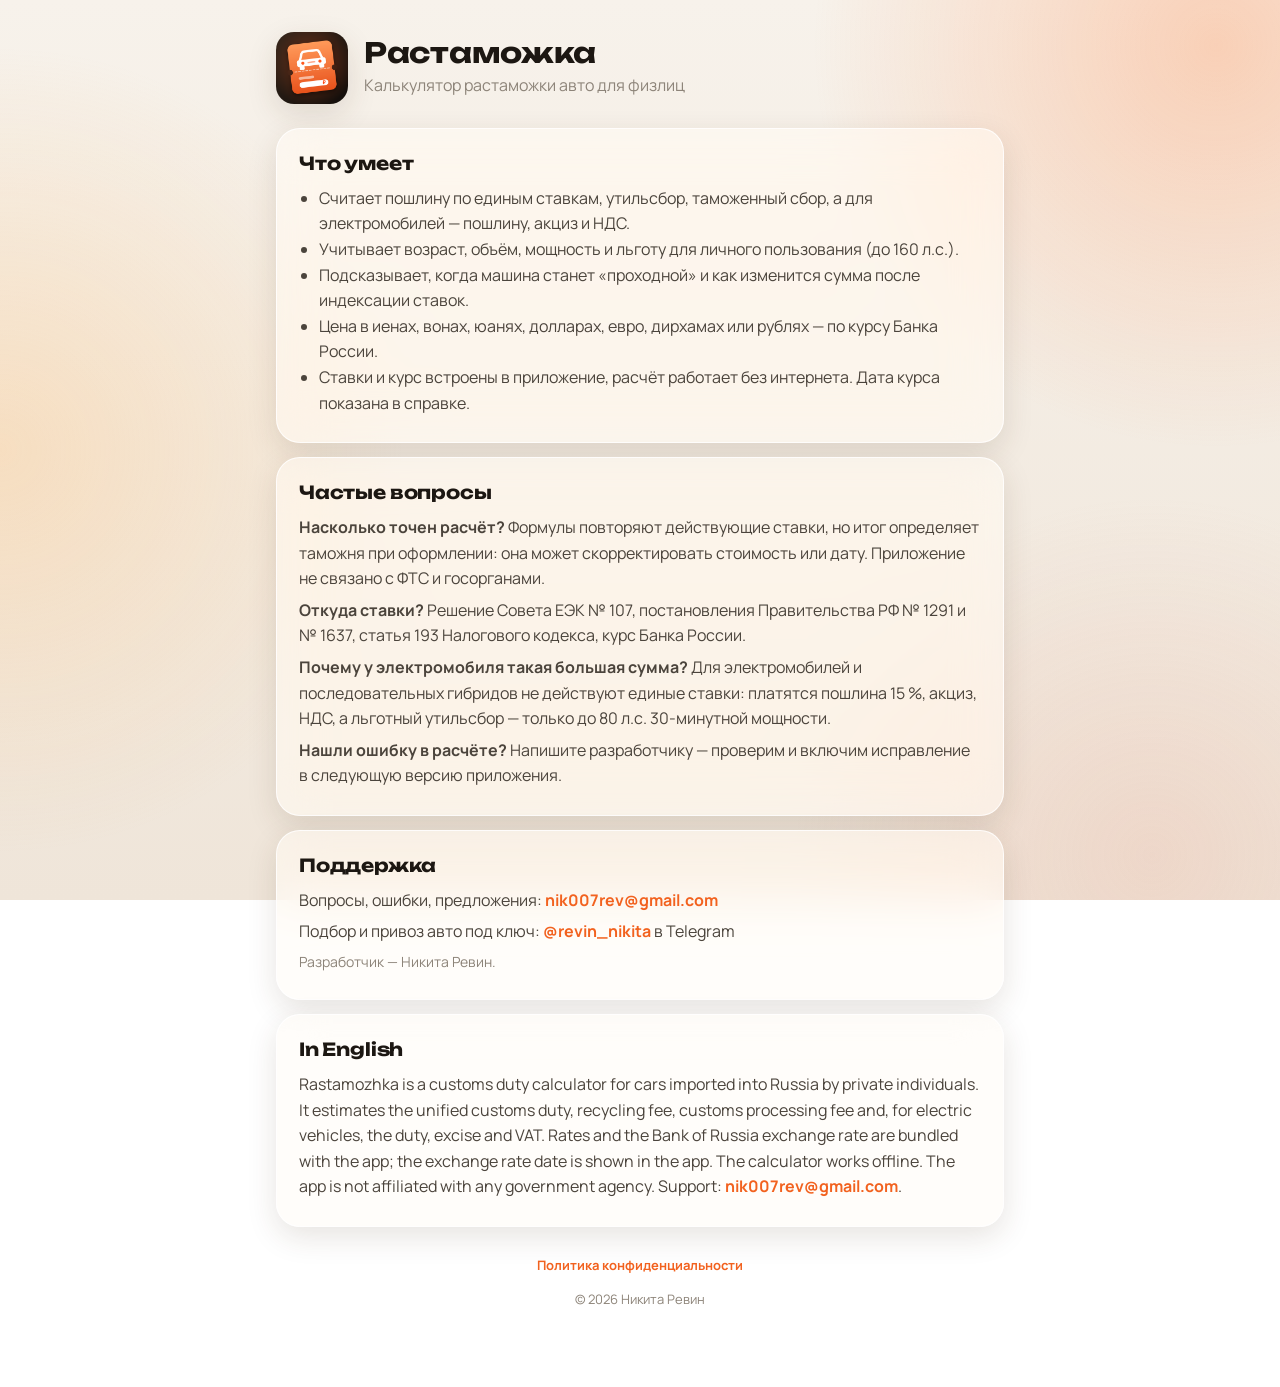
<file: index.html>
<!doctype html>
<html lang="ru">
<head>
<meta charset="utf-8">
<meta name="viewport" content="width=device-width, initial-scale=1">
<title>Растаможка — калькулятор растаможки авто</title>
<meta name="description" content="Калькулятор таможенных платежей на автомобили для физлиц: пошлина, утильсбор, сборы, электромобили. Ставки и курс ЦБ встроены в приложение.">
<link rel="icon" href="favicon.png">
<link rel="preconnect" href="https://fonts.googleapis.com">
<link href="https://fonts.googleapis.com/css2?family=Manrope:wght@500;700;800&family=Unbounded:wght@600;700&display=swap" rel="stylesheet">
<link rel="stylesheet" href="style.css">
</head>
<body>
<main>
  <header>
    <img src="icon.png" alt="">
    <div>
      <h1>Растаможка</h1>
      <p class="sub">Калькулятор растаможки авто для физлиц</p>
    </div>
  </header>

  <section class="card">
    <h2>Что умеет</h2>
    <ul>
      <li>Считает пошлину по единым ставкам, утильсбор, таможенный сбор, а для электромобилей — пошлину, акциз и НДС.</li>
      <li>Учитывает возраст, объём, мощность и льготу для личного пользования (до 160 л.с.).</li>
      <li>Подсказывает, когда машина станет «проходной» и как изменится сумма после индексации ставок.</li>
      <li>Цена в иенах, вонах, юанях, долларах, евро, дирхамах или рублях — по курсу Банка России.</li>
      <li>Ставки и курс встроены в приложение, расчёт работает без интернета. Дата курса показана в справке.</li>
    </ul>
  </section>

  <section class="card">
    <h2>Частые вопросы</h2>
    <p><b>Насколько точен расчёт?</b> Формулы повторяют действующие ставки, но итог определяет таможня при оформлении: она может скорректировать стоимость или дату. Приложение не связано с ФТС и госорганами.</p>
    <p><b>Откуда ставки?</b> Решение Совета ЕЭК № 107, постановления Правительства РФ № 1291 и № 1637, статья 193 Налогового кодекса, курс Банка России.</p>
    <p><b>Почему у электромобиля такая большая сумма?</b> Для электромобилей и последовательных гибридов не действуют единые ставки: платятся пошлина 15 %, акциз, НДС, а льготный утильсбор — только до 80 л.с. 30-минутной мощности.</p>
    <p><b>Нашли ошибку в расчёте?</b> Напишите разработчику — проверим и включим исправление в следующую версию приложения.</p>
  </section>

  <section class="card">
    <h2>Поддержка</h2>
    <p>Вопросы, ошибки, предложения: <a href="mailto:nik007rev@gmail.com?subject=Растаможка">nik007rev@gmail.com</a></p>
    <p>Подбор и привоз авто под ключ: <a href="https://t.me/revin_nikita">@revin_nikita</a> в Telegram</p>
    <p class="muted">Разработчик — Никита Ревин.</p>
  </section>

  <section class="card">
    <h2>In English</h2>
    <p>Rastamozhka is a customs duty calculator for cars imported into Russia by private individuals. It estimates the unified customs duty, recycling fee, customs processing fee and, for electric vehicles, the duty, excise and VAT. Rates and the Bank of Russia exchange rate are bundled with the app; the exchange rate date is shown in the app. The calculator works offline. The app is not affiliated with any government agency. Support: <a href="mailto:nik007rev@gmail.com">nik007rev@gmail.com</a>.</p>
  </section>

  <footer>
    <nav><a href="privacy.html">Политика конфиденциальности</a></nav>
    <p>© 2026 Никита Ревин</p>
  </footer>
</main>
</body>
</html>
</file>
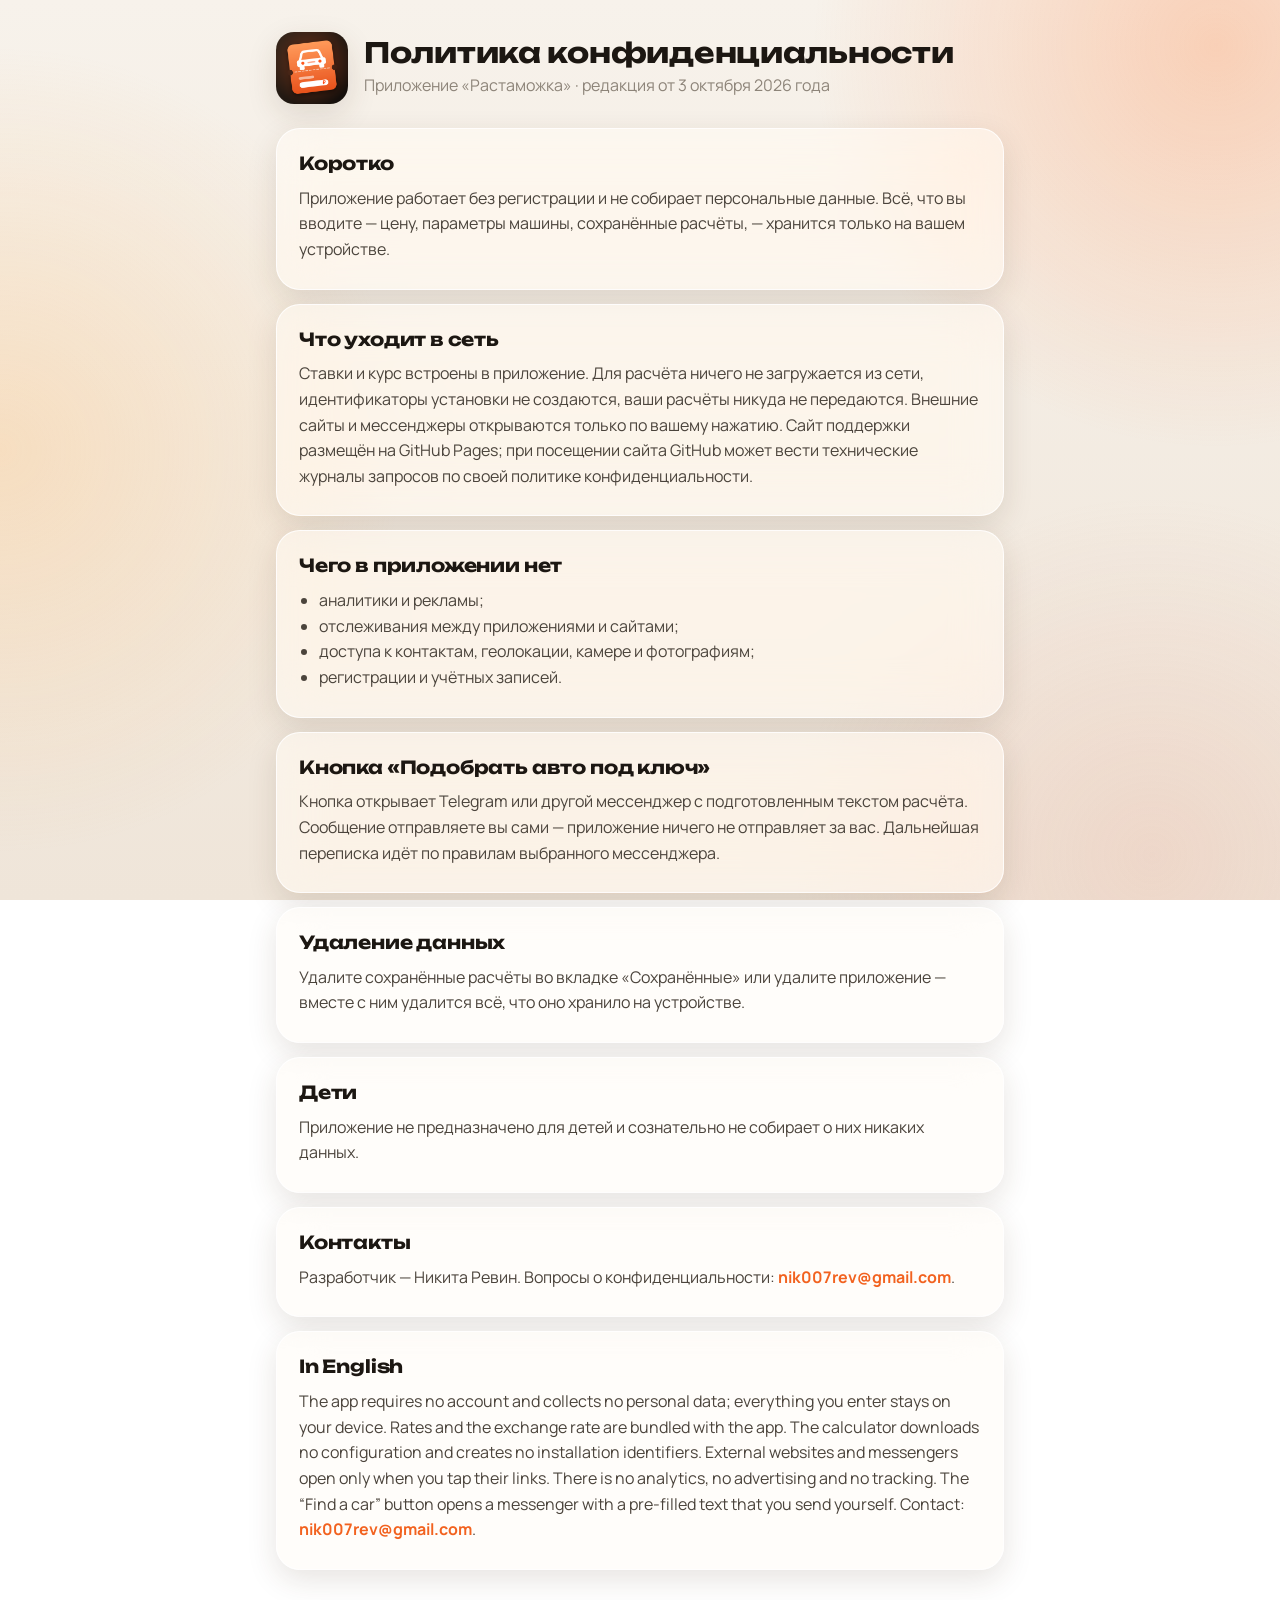
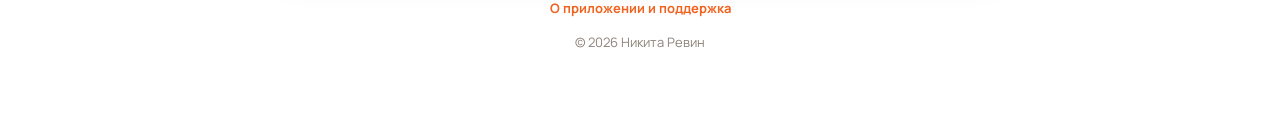
<file: privacy.html>
<!doctype html>
<html lang="ru">
<head>
<meta charset="utf-8">
<meta name="viewport" content="width=device-width, initial-scale=1">
<title>Растаможка — политика конфиденциальности</title>
<link rel="icon" href="favicon.png">
<link rel="preconnect" href="https://fonts.googleapis.com">
<link href="https://fonts.googleapis.com/css2?family=Manrope:wght@500;700;800&family=Unbounded:wght@600;700&display=swap" rel="stylesheet">
<link rel="stylesheet" href="style.css">
</head>
<body>
<main>
  <header>
    <img src="icon.png" alt="">
    <div>
      <h1>Политика конфиденциальности</h1>
      <p class="sub">Приложение «Растаможка» · редакция от 3 октября 2026 года</p>
    </div>
  </header>

  <section class="card">
    <h2>Коротко</h2>
    <p>Приложение работает без регистрации и не собирает персональные данные. Всё, что вы вводите — цену, параметры машины, сохранённые расчёты, — хранится только на вашем устройстве.</p>
  </section>

  <section class="card">
    <h2>Что уходит в сеть</h2>
    <p>Ставки и курс встроены в приложение. Для расчёта ничего не загружается из сети, идентификаторы установки не создаются, ваши расчёты никуда не передаются. Внешние сайты и мессенджеры открываются только по вашему нажатию. Сайт поддержки размещён на GitHub Pages; при посещении сайта GitHub может вести технические журналы запросов по своей политике конфиденциальности.</p>
  </section>

  <section class="card">
    <h2>Чего в приложении нет</h2>
    <ul>
      <li>аналитики и рекламы;</li>
      <li>отслеживания между приложениями и сайтами;</li>
      <li>доступа к контактам, геолокации, камере и фотографиям;</li>
      <li>регистрации и учётных записей.</li>
    </ul>
  </section>

  <section class="card">
    <h2>Кнопка «Подобрать авто под ключ»</h2>
    <p>Кнопка открывает Telegram или другой мессенджер с подготовленным текстом расчёта. Сообщение отправляете вы сами — приложение ничего не отправляет за вас. Дальнейшая переписка идёт по правилам выбранного мессенджера.</p>
  </section>

  <section class="card">
    <h2>Удаление данных</h2>
    <p>Удалите сохранённые расчёты во вкладке «Сохранённые» или удалите приложение — вместе с ним удалится всё, что оно хранило на устройстве.</p>
  </section>

  <section class="card">
    <h2>Дети</h2>
    <p>Приложение не предназначено для детей и сознательно не собирает о них никаких данных.</p>
  </section>

  <section class="card">
    <h2>Контакты</h2>
    <p>Разработчик — Никита Ревин. Вопросы о конфиденциальности: <a href="mailto:nik007rev@gmail.com">nik007rev@gmail.com</a>.</p>
  </section>

  <section class="card">
    <h2>In English</h2>
    <p>The app requires no account and collects no personal data; everything you enter stays on your device. Rates and the exchange rate are bundled with the app. The calculator downloads no configuration and creates no installation identifiers. External websites and messengers open only when you tap their links. There is no analytics, no advertising and no tracking. The “Find a car” button opens a messenger with a pre-filled text that you send yourself. Contact: <a href="mailto:nik007rev@gmail.com">nik007rev@gmail.com</a>.</p>
  </section>

  <footer>
    <nav><a href="./">О приложении и поддержка</a></nav>
    <p>© 2026 Никита Ревин</p>
  </footer>
</main>
</body>
</html>
</file>
<file: style.css>
:root {
  --ink: #1c1712;
  --ink2: #4b443c;
  --muted: #8d8479;
  --accent: #f2621f;
  --glass: rgba(255, 252, 247, 0.58);
  --glass-border: rgba(255, 255, 255, 0.82);
  --shadow: rgba(70, 45, 20, 0.13);
  --bg1: #f7f2eb;
  --bg2: #efe5d9;
}
@media (prefers-color-scheme: dark) {
  :root {
    --ink: #f6f0e9;
    --ink2: #d2c8bd;
    --muted: #9c9186;
    --accent: #ff7a3d;
    --glass: rgba(44, 35, 28, 0.52);
    --glass-border: rgba(255, 238, 220, 0.13);
    --shadow: rgba(0, 0, 0, 0.5);
    --bg1: #15100c;
    --bg2: #0c0908;
  }
}
* { box-sizing: border-box; }
html, body { margin: 0; }
body {
  font-family: 'Manrope', system-ui, -apple-system, sans-serif;
  color: var(--ink2);
  background: linear-gradient(180deg, var(--bg1), var(--bg2)) fixed;
  min-height: 100vh;
  line-height: 1.6;
  font-size: 16px;
}
body::before {
  content: '';
  position: fixed;
  inset: 0;
  z-index: -1;
  background:
    radial-gradient(45vmax 45vmax at 95% 5%, rgba(255, 138, 76, 0.32), transparent 70%),
    radial-gradient(45vmax 45vmax at 0% 50%, rgba(255, 194, 122, 0.32), transparent 70%),
    radial-gradient(40vmax 40vmax at 90% 95%, rgba(233, 164, 143, 0.22), transparent 70%);
}
main { max-width: 760px; margin: 0 auto; padding: 32px 16px 64px; }
header { display: flex; align-items: center; gap: 16px; margin-bottom: 24px; }
header img { width: 72px; height: 72px; border-radius: 18px; box-shadow: 0 10px 30px var(--shadow); }
h1, h2 { font-family: 'Unbounded', system-ui, sans-serif; color: var(--ink); letter-spacing: -0.01em; }
h1 { font-size: 28px; line-height: 1.15; margin: 0; }
h2 { font-size: 18px; margin: 0 0 8px; }
.sub { margin: 4px 0 0; color: var(--muted); }
.card {
  background: var(--glass);
  border: 1px solid var(--glass-border);
  border-radius: 24px;
  padding: 20px 22px;
  margin: 14px 0;
  backdrop-filter: blur(24px) saturate(170%);
  -webkit-backdrop-filter: blur(24px) saturate(170%);
  box-shadow: 0 10px 30px var(--shadow);
}
.card p { margin: 6px 0; }
a { color: var(--accent); font-weight: 700; text-decoration: none; }
a:hover { text-decoration: underline; }
ul { padding-left: 20px; margin: 6px 0; }
.btn {
  display: inline-block;
  background: var(--accent);
  color: #fff;
  padding: 12px 20px;
  border-radius: 16px;
  font-weight: 800;
  margin-top: 8px;
}
.btn:hover { text-decoration: none; filter: brightness(1.05); }
.muted { color: var(--muted); font-size: 14px; }
footer { text-align: center; color: var(--muted); font-size: 13px; margin-top: 28px; }
nav { display: flex; gap: 18px; justify-content: center; margin-top: 10px; }
</file>
